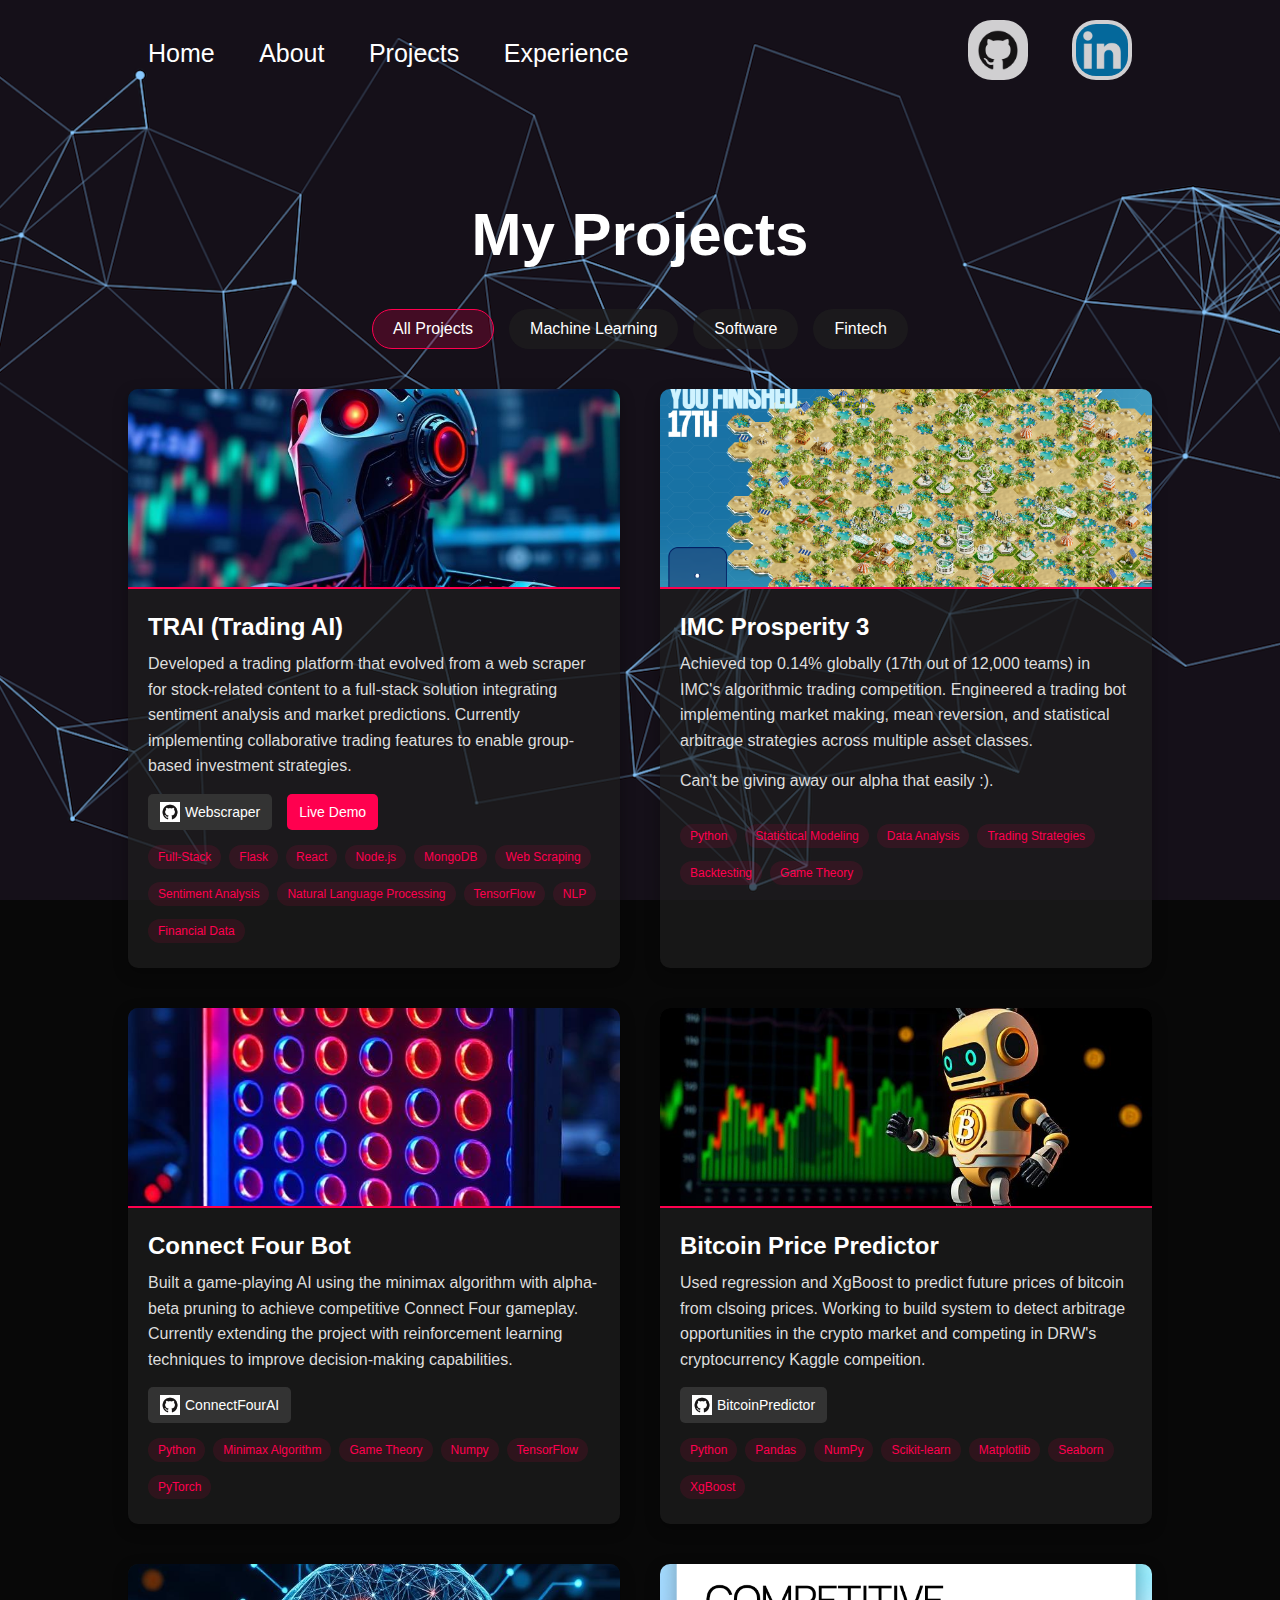
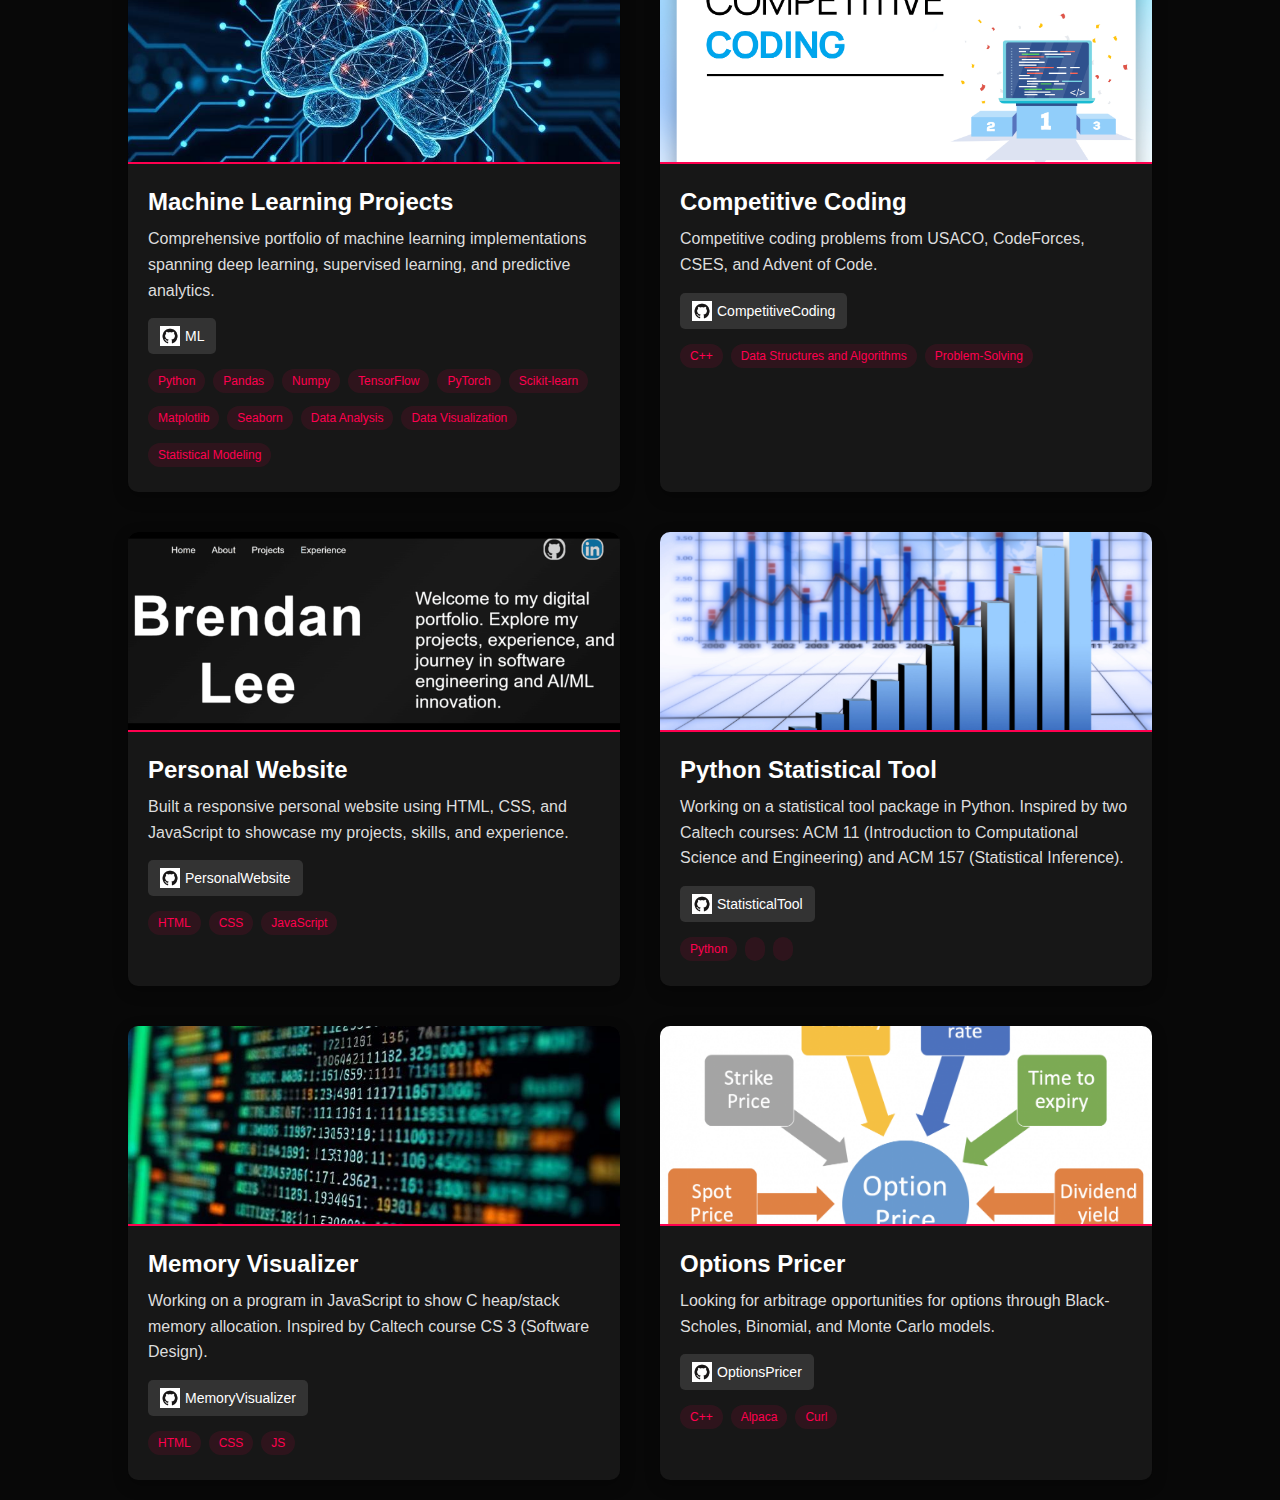
<file: projects.html>
<!DOCTYPE html>
<html lang="en">
<head>
    <meta charset="UTF-8">
    <meta http-equiv="X-UA-Compatible" content="IE=edge">
    <meta name="viewport" content="width=device-width, initial-scale=1.0, maximum-scale=1.0, user-scalable=no">
    <title>Brendan Lee - Projects</title>
    <link rel="stylesheet" href="common.css">
    <link rel="stylesheet" href="projects.css">
</head>
<body>
    <div id="header">
        <div class="container">
            <nav>
                <ul>
                    <li><a href="index.html">Home</a></li>
                    <li><a href="aboutMe.html">About</a></li>
                    <li><a href="#">Projects</a></li>
                    <li><a href="experience.html">Experience</a></li>
                </ul>
                <ul>
                    <li>
                        <a href="https://github.com/blee1616">
                            <img src="images/githubLogo.png" width="60" height="60" class = "social-icon">
                        </a>
                    </li>
                    <li>
                        <a href="https://www.linkedin.com/in/brendan-lee-564a9823a">
                            <img src="images/linkedinLogo.png" width="60" height="60" class = "social-icon">
                        </a>
                    </li>
                </ul>
            </nav>
        </div>
    </div>

    <div class="projects-section">
        <h1 class="sub-title">My Projects</h1>
        <div class="project-filter">
            <button class="filter-btn active" data-filter="all">All Projects</button>
            <button class="filter-btn" data-filter="machine-learning">Machine Learning</button>
            <button class="filter-btn" data-filter="software">Software</button>
            <button class="filter-btn" data-filter="fintech">Fintech</button>
        </div>
        <div class="projects-container">
            <div class="project-card" data-category="software machine-learning fintech">
                <img src="images/TRAI.jpg">
                <div class="project-info">
                    <h2>TRAI (Trading AI)</h2>
                    <p>Developed a trading platform that evolved from a web scraper for stock-related content to a full-stack solution integrating sentiment analysis and market predictions. Currently implementing collaborative trading features to enable group-based investment strategies.</p>
                    <div class="project-links">
                        <a href="https://github.com/blee1616/PythonWebScraper" target="_blank" class="github-link">
                            <img src="images/githubLogo.png" width="24" height="24"> Webscraper
                        </a>
                        <a href="https://Traiclub.us" class="demo-link">Live Demo</a>
                    </div>
                    <div class="tech-stack">
                        <span>Full-Stack</span>
                        <span>Flask</span>
                        <span>React</span>
                        <span>Node.js</span>
                        <span>MongoDB</span>
                        <span>Web Scraping</span>
                        <span>Sentiment Analysis</span>
                        <span>Natural Language Processing</span>
                        <span>TensorFlow</span>
                        <span>NLP</span>
                        <span>Financial Data</span>
                    </div>
                </div>
            </div>
            <div class="project-card" data-category="fintech">
                <img src="images/IMC_Prosperity.png">
                <div class="project-info">
                    <h2>IMC Prosperity 3</h2>
                    <p>Achieved top 0.14% globally (17th out of 12,000 teams) in IMC's algorithmic trading competition. Engineered a trading bot implementing market making, mean reversion, and statistical arbitrage strategies across multiple asset classes.</p>
                    <div class="project-links">
                        <p>Can't be giving away our alpha that easily :).</p>
                    </div>
                    <div class="tech-stack">
                        <span>Python</span>
                        <span>Statistical Modeling</span>
                        <span>Data Analysis</span>
                        <span>Trading Strategies</span>
                        <span>Backtesting</span>
                        <span>Game Theory</span>
                    </div>
                </div>
            </div>
            <div class="project-card" data-category="machine-learning">
                <img src="images/connectfourai.jpg">
                <div class="project-info">
                    <h2>Connect Four Bot</h2>
                    <p>Built a game-playing AI using the minimax algorithm with alpha-beta pruning to achieve competitive Connect Four gameplay. Currently extending the project with reinforcement learning techniques to improve decision-making capabilities.</p>
                    <div class="project-links">
                        <a href="https://github.com/blee1616/ConnectFourAI" target="_blank" class="github-link">
                            <img src="images/githubLogo.png" width="24" height="24"> ConnectFourAI
                        </a>
                    </div>
                    <div class="tech-stack">
                        <span>Python</span>
                        <span>Minimax Algorithm</span>
                        <span>Game Theory</span>
                        <span>Numpy</span>
                        <span>TensorFlow</span>
                        <span>PyTorch</span>
                    </div>
                </div>
            </div>
            <div class="project-card" data-category="machine-learning fintech">
                <img src="images/BitcoinBot.jpg">
                <div class="project-info">
                    <h2>Bitcoin Price Predictor</h2>
                    <p>Used regression and XgBoost to predict future prices of bitcoin from clsoing prices. Working to build system to detect arbitrage opportunities in the crypto market and competing in DRW's cryptocurrency Kaggle compeition.</p>
                    <div class="project-links">
                        <a href="https://github.com/blee1616/Bitcoin" target="_blank" class="github-link">
                            <img src="images/githubLogo.png" width="24" height="24"> BitcoinPredictor
                        </a>
                    </div>
                    <div class="tech-stack">
                        <span>Python</span>
                        <span>Pandas</span>
                        <span>NumPy</span>
                        <span>Scikit-learn</span>
                        <span>Matplotlib</span>
                        <span>Seaborn</span>
                        <span>XgBoost</span>
                    </div>
                </div>
            </div>
            <div class="project-card" data-category="machine-learning">
                <img src="images/MachineLearning.jpg">
                <div class="project-info">
                    <h2>Machine Learning Projects</h2>
                    <p>Comprehensive portfolio of machine learning implementations spanning deep learning, supervised learning, and predictive analytics.</p>
                    <div class="project-links">
                        <a href="https://github.com/blee1616/ML" target="_blank" class="github-link">
                            <img src="images/githubLogo.png" width="24" height="24"> ML
                        </a>
                    </div>
                    <div class="tech-stack">
                        <span>Python</span>
                        <span>Pandas</span>
                        <span>Numpy</span>
                        <span>TensorFlow</span>
                        <span>PyTorch</span>
                        <span>Scikit-learn</span>
                        <span>Matplotlib</span>
                        <span>Seaborn</span>
                        <span>Data Analysis</span>
                        <span>Data Visualization</span>
                        <span>Statistical Modeling</span>
                    </div>
                </div>
            </div>
             <div class="project-card" data-category="software">
                <img src="images/CP.png">
                <div class="project-info">
                    <h2>Competitive Coding</h2>
                    <p>Competitive coding problems from USACO, CodeForces, CSES, and Advent of Code.</p>
                    <div class="project-links">
                        <a href="https://github.com/blee1616/CP" target="_blank" class="github-link">
                            <img src="images/githubLogo.png" width="24" height="24"> CompetitiveCoding
                        </a>
                    </div>
                    <div class="tech-stack">
                        <span>C++</span>
                        <span>Data Structures and Algorithms</span>
                        <span>Problem-Solving</span>
                    </div>
                </div>
            </div>
            <div class="project-card" data-category="software">
                <img src="images/PersonalWebsite.png">
                <div class="project-info">
                    <h2>Personal Website</h2>
                    <p>Built a responsive personal website using HTML, CSS, and JavaScript to showcase my projects, skills, and experience.</p>
                    <div class="project-links">
                        <a href="https://github.com/blee1616/Personal" target="_blank" class="github-link">
                            <img src="images/githubLogo.png" width="24" height="24"> PersonalWebsite
                        </a>
                    </div>
                    <div class="tech-stack">
                        <span>HTML</span>
                        <span>CSS</span>
                        <span>JavaScript</span>
                    </div>
                </div>
            </div>
            <div class="project-card" data-category="software">
                <img src="images/Statistics.png">
                <div class="project-info">
                    <h2>Python Statistical Tool</h2>
                    <p>Working on a statistical tool package in Python. Inspired by two Caltech courses: ACM 11 (Introduction to Computational Science and Engineering) and ACM 157 (Statistical Inference). </p>
                    <div class="project-links">
                        <a href="https://github.com/blee1616/StatisticalTool" target="_blank" class="github-link">
                            <img src="images/githubLogo.png" width="24" height="24"> StatisticalTool
                        </a>
                    </div>
                    <div class="tech-stack">
                        <span>Python</span>
                        <span></span>
                        <span></span>
                    </div>
                </div>
            </div>
            <div class="project-card" data-category="software">
                <img src="images/MemoryVisualizer.jpg">
                <div class="project-info">
                    <h2>Memory Visualizer</h2>
                    <p>Working on a program in JavaScript to show C heap/stack memory allocation. Inspired by Caltech course CS 3 (Software Design).</p>
                    <div class="project-links">
                        <a href="https://github.com/blee1616/MemoryVisualizer" target="_blank" class="github-link">
                            <img src="images/githubLogo.png" width="24" height="24"> MemoryVisualizer
                        </a>
                    </div>
                    <div class="tech-stack">
                        <span>HTML</span>
                        <span>CSS</span>
                        <span>JS</span>
                    </div>
                </div>
            </div>
            <div class="project-card" data-category="software fintech">
                <img src="images/OptionsPrice.png">
                <div class="project-info">
                    <h2>Options Pricer</h2>
                    <p>Looking for arbitrage opportunities for options through Black-Scholes, Binomial, and Monte Carlo models.</p>
                    <div class="project-links">
                        <a href="https://github.com/blee1616/OptionsArbitrage" target="_blank" class="github-link">
                            <img src="images/githubLogo.png" width="24" height="24"> OptionsPricer
                        </a>
                    </div>
                    <div class="tech-stack">
                        <span>C++</span>
                        <span>Alpaca</span>
                        <span>Curl</span>
                    </div>
                </div>
            </div>
        </div>
    </div>

    <script>
        const filterButtons = document.querySelectorAll('.filter-btn');
        const projectCards = document.querySelectorAll('.project-card');
        
        filterButtons.forEach(button => {
            button.addEventListener('click', () => {
                filterButtons.forEach(btn => btn.classList.remove('active'));
                
                button.classList.add('active');
                
                const filterValue = button.getAttribute('data-filter');
                
                projectCards.forEach(card => {
                    if (filterValue === 'all') {
                        card.style.display = 'block';
                    } else {
                        const categories = card.getAttribute('data-category').split(' ');
                        if (categories.includes(filterValue)) {
                            card.style.display = 'block';
                        } else {
                            card.style.display = 'none';
                        }
                    }
                });
            });
        });
    </script>
</body>
</html>
</file>
<file: projects.css>
* {
    margin: 0;
    padding: 0;
    font-family: 'Poppins', sans-serif;
    box-sizing: border-box;
}

body {
  background: #080808 url(images/background.png) center center/cover no-repeat fixed;
  background-size: cover;
  background-position: center center;
  color: #fff;
}

#header {
    width: 100%;
    height: 20vh;
    background-size: cover;
    background-position: center;
}

.container {
    padding: 10px 10%;
}

.social-icon {
    background-color: white;
    padding: 4px;
    border-radius: 40%;
    opacity: 0.8;
    transition: all 0.3s ease;
}

.social-icon:hover {
    opacity: 1;
    transform: translateY(-3px);
    box-shadow: 0 5px 15px rgba(255, 255, 255, 0.2);
}

nav {
    display: flex;
    align-items: center;
    justify-content: space-between;
    flex-wrap: wrap;
}

nav ul li {
    display: inline-block;
    list-style: none;
    margin: 10px 20px;
}

nav ul li a {
    color: #fff;
    text-decoration: none;
    font-size: 25px;
    position: relative;
}

nav ul li a::after {
    content: '';
    width: 0%;
    height: 3px;
    background: #ff004f;
    position: absolute;
    left: 0;
    bottom: -6px;
    transition: 0.5s;
}

nav ul li a:hover::after {
    width: 100%;
}
nav ol li{
    display: inline-block;
    list-style: none;
    margin: 10px 10px;
}

.projects-section {
    padding: 20px 10%;
    min-height: 80vh;
}

.sub-title {
    font-size: 60px;
    font-weight: 600;
    color: #fff;
    text-align: center;
    margin-bottom: 40px;
}

.projects-container {
    display: grid;
    grid-template-columns: repeat(auto-fill, minmax(350px, 1fr));
    gap: 40px;
    margin-top: 30px;
}

.project-card {
    background: rgba(30, 30, 30, 0.7);
    border-radius: 10px;
    overflow: hidden;
    transition: transform 0.3s, box-shadow 0.3s;
    box-shadow: 0 5px 15px rgba(0, 0, 0, 0.3);
}

.project-card:hover {
    transform: translateY(-10px);
    box-shadow: 0 15px 30px rgba(0, 0, 0, 0.5);
}

.project-card img {
    width: 100%;
    height: 200px;
    object-fit: cover;
    border-bottom: 2px solid #ff004f;
}

.project-info {
    padding: 20px;
}

.project-info h2 {
    font-size: 24px;
    margin-bottom: 10px;
    color: #fff;
}

.project-info p {
    font-size: 16px;
    line-height: 1.6;
    margin-bottom: 15px;
    color: #ddd;
}

.project-links {
    display: flex;
    gap: 15px;
    margin-bottom: 15px;
}

.github-link, .demo-link {
    display: inline-flex;
    align-items: center;
    padding: 8px 12px;
    border-radius: 5px;
    text-decoration: none;
    font-size: 14px;
    font-weight: 500;
    transition: background-color 0.2s;
}

.github-link {
    background: #333;
    color: #fff;
}

.github-link:hover {
    background: #444;
}

.demo-link {
    background: #ff004f;
    color: #fff;
}

.demo-link:hover {
    background: #e6003e;
}

.github-link img {
    height: 20px;
    width: 20px;
    margin-right: 5px;
    border: none;
}
.tech-stack {
  display: flex;
  flex-wrap: wrap;
  gap: 8px;
  margin-top: 15px;
}

.tech-stack span {
  display: inline-block;
  padding: 5px 10px;
  font-size: 12px;
  margin-bottom: 5px;
}
.tech-stack {
    display: flex;
    flex-wrap: wrap;
    gap: 8px;
}

.tech-stack span {
    background: rgba(255, 0, 79, 0.1);
    color: #ff004f;
    padding: 5px 10px;
    border-radius: 20px;
    font-size: 12px;
    font-weight: 500;
}

.project-filter {
    display: flex;
    justify-content: center;
    gap: 15px;
    margin-bottom: 40px;
    flex-wrap: wrap;
}

.filter-btn {
    background: rgba(30, 30, 30, 0.7);
    color: #fff;
    border: none;
    padding: 10px 20px;
    border-radius: 25px;
    cursor: pointer;
    font-size: 16px;
    transition: all 0.3s;
    border: 1px solid transparent;
}

.filter-btn:hover {
    background: rgba(50, 50, 50, 0.7);
}

.filter-btn.active {
    background: rgba(255, 0, 79, 0.2);
    color: #fff;
    border: 1px solid #ff004f;
}

@media (max-width: 768px) {
    .projects-container {
        grid-template-columns: 1fr;
    }
}
/* Mobile responsive styles - add to all your CSS files */

/* For screens smaller than 768px (phones and small tablets) */
@media (max-width: 768px) {
  /* Fix navigation layout */
  nav {
    flex-direction: column;
    align-items: center;
  }
  
  nav ul {
    margin: 10px 0;
    text-align: center;
    width: 100%;
  }
  
  nav ul li {
    margin: 5px 10px;
  }
  
  /* Adjust social icons */
  .social-icon {
    width: 40px;
    height: 40px;
  }
  
  /* Adjust content sections */
  .projects-section, .experience-section, .about-flex {
    padding: 30px 5%;
  }
  
  /* Fix about page layout */
  .about-flex {
    flex-direction: column;
  }
  
  .about-left, .about-right {
    width: 100%;
  }
  
  /* Make project cards full width */
  .project-card {
    width: 100%;
    margin: 20px 0;
  }
  
  /* Adjust timeline layout */
  .timeline::after {
    left: 31px;
  }
  
  .timeline-item {
    width: 100%;
    padding-left: 70px;
    padding-right: 25px;
  }
  
  .timeline-item::after {
    left: 21px;
  }
  
  /* Fix font sizes */
  .sub-title {
    font-size: 36px;
  }
  
  p, .timeline-content p {
    font-size: 16px;
  }
}

/* For medium screens (tablets) */
@media (min-width: 769px) and (max-width: 1024px) {
  .container {
    padding: 10px 5%;
  }
  
  /* Make two column layout for projects */
  .project-card {
    width: 48%;
  }
  
  /* Adjust spacing */
  .timeline-item {
    padding: 10px 30px;
  }
}
</file>
<file: common.css>
/* 1. RESET & GLOBAL STYLES */
* {
    margin: 0;
    padding: 0;
    font-family: 'Poppins', sans-serif;
    box-sizing: border-box;
}

#particles-js {
    position: fixed;
    width: 100%;
    height: 100%;
    top: 0;
    left: 0;
    z-index: -1;
}

body {
    background: linear-gradient(135deg, #0f0f0f 0%, #1a1a1a 50%, #0a0a0a 100%);
    color: #fff;
    min-height: 100vh;
}

/* 2. LAYOUT & CONTAINERS */
#header {
    width: 100%;
    height: 20vh;
    background-size: cover;
    background-position: center;
}

.container {
    padding: 10px 10%;
}

/* 3. NAVIGATION */
nav {
    display: flex;
    align-items: center;
    justify-content: space-between;
    flex-wrap: wrap;
}

nav ul li {
    display: inline-block;
    list-style: none;
    margin: 10px 20px;
}

nav ul li a {
    color: #fff;
    text-decoration: none;
    font-size: 25px;
    position: relative;
}

nav ul li a::after {
    content: '';
    width: 0%;
    height: 3px;
    background: #ff004f;
    position: absolute;
    left: 0;
    bottom: -6px;
    transition: 0.5s;
}

nav ul li a:hover::after {
    width: 100%;
}

.social-icon {
    background-color: white;
    padding: 4px;
    border-radius: 40%;
    opacity: 0.8;
    transition: all 0.3s ease;
}

.social-icon:hover {
    opacity: 1;
    transform: translateY(-3px);
    box-shadow: 0 5px 15px rgba(255, 255, 255, 0.2);
}

/* 4. TYPOGRAPHY */
.sub-title {
    font-size: 60px;
    font-weight: 600;
    color: #fff;
    text-align: center;
    margin-bottom: 40px;
}

/* 8. MEDIA QUERIES */
@media (max-width: 768px) {
    #header {
        height: auto;
        min-height: 80px;
    }
    
    nav {
        flex-direction: column;
        align-items: center;
    }
    
    nav ul {
        margin: 8px 0;
        text-align: center;
        width: 100%;
    }
    
    nav ul li {
        margin: 5px 8px;
    }
    
    nav ul li a {
        font-size: 18px;
    }
    
    .social-icon {
        width: 36px !important;
        height: 36px !important;
        padding: 4px;
    }
    
    .sub-title {
        font-size: 32px;
        margin-bottom: 20px;
    }
}
</file>
